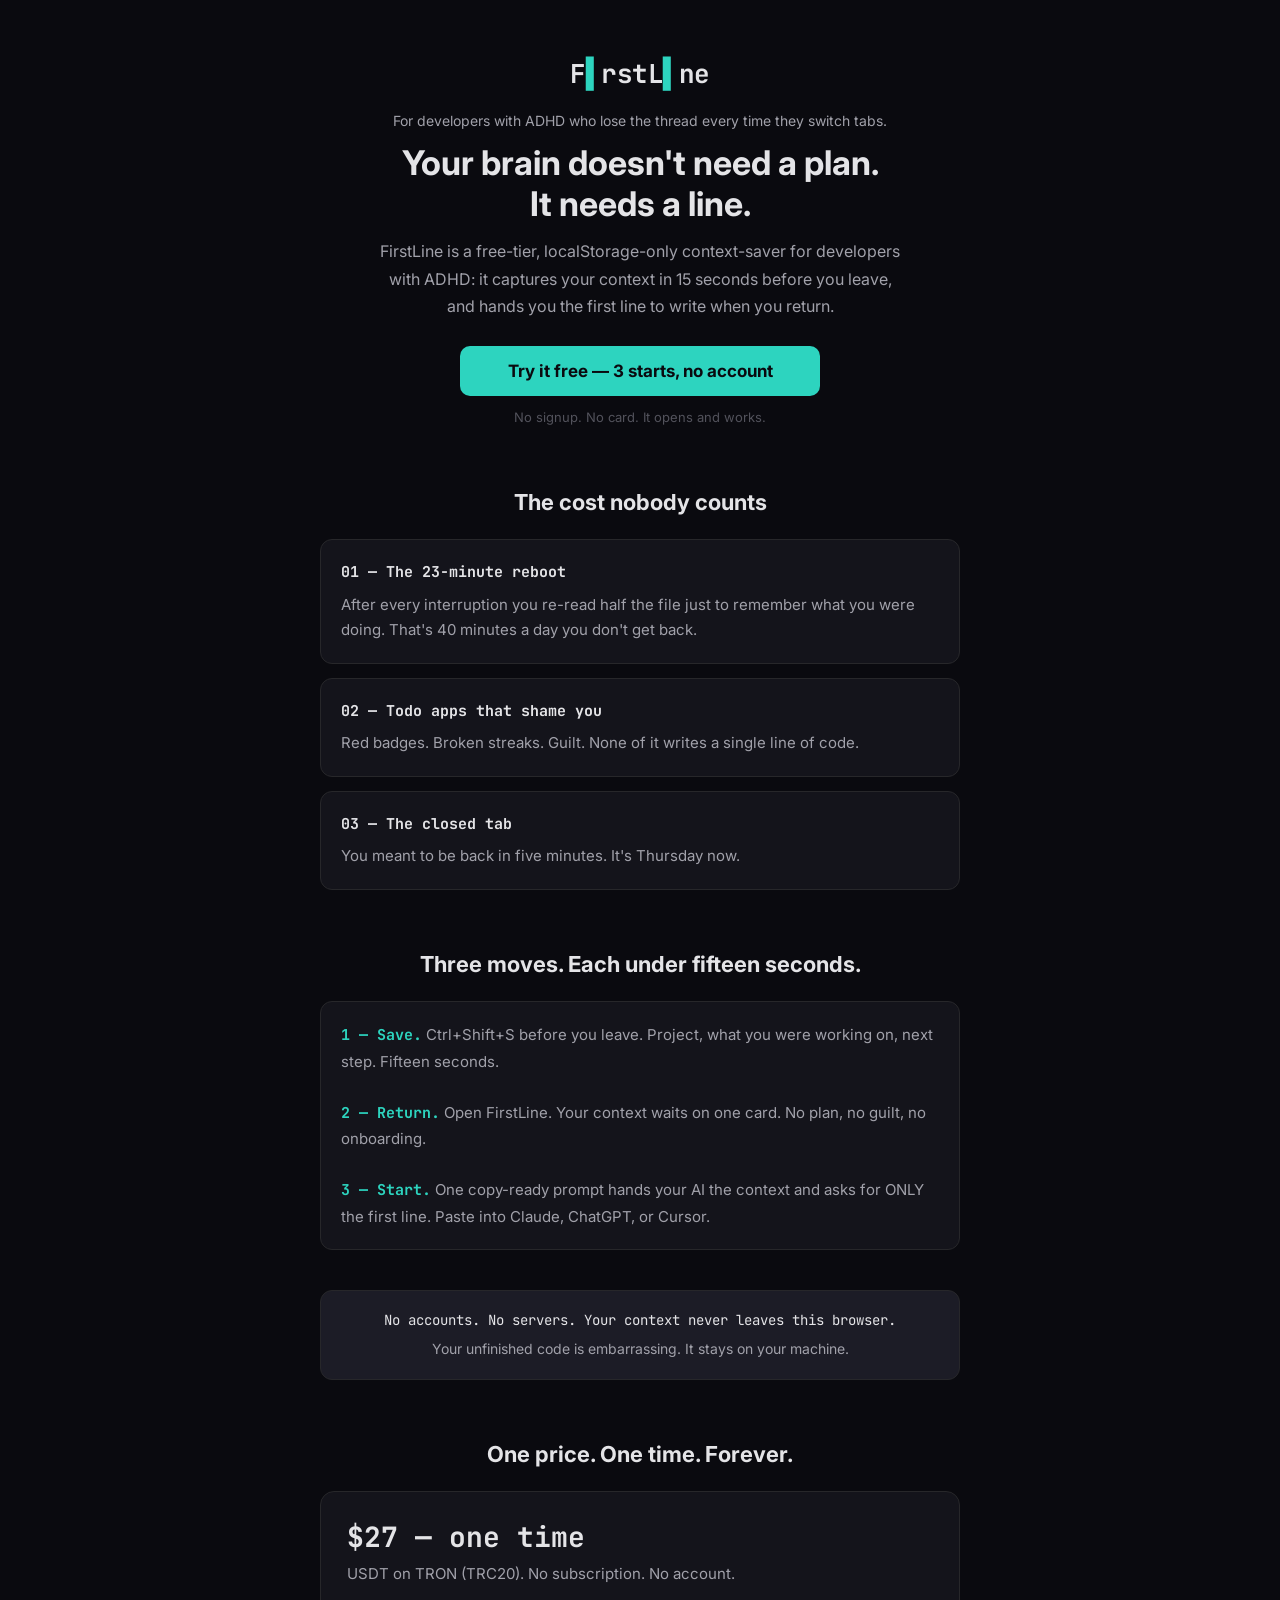
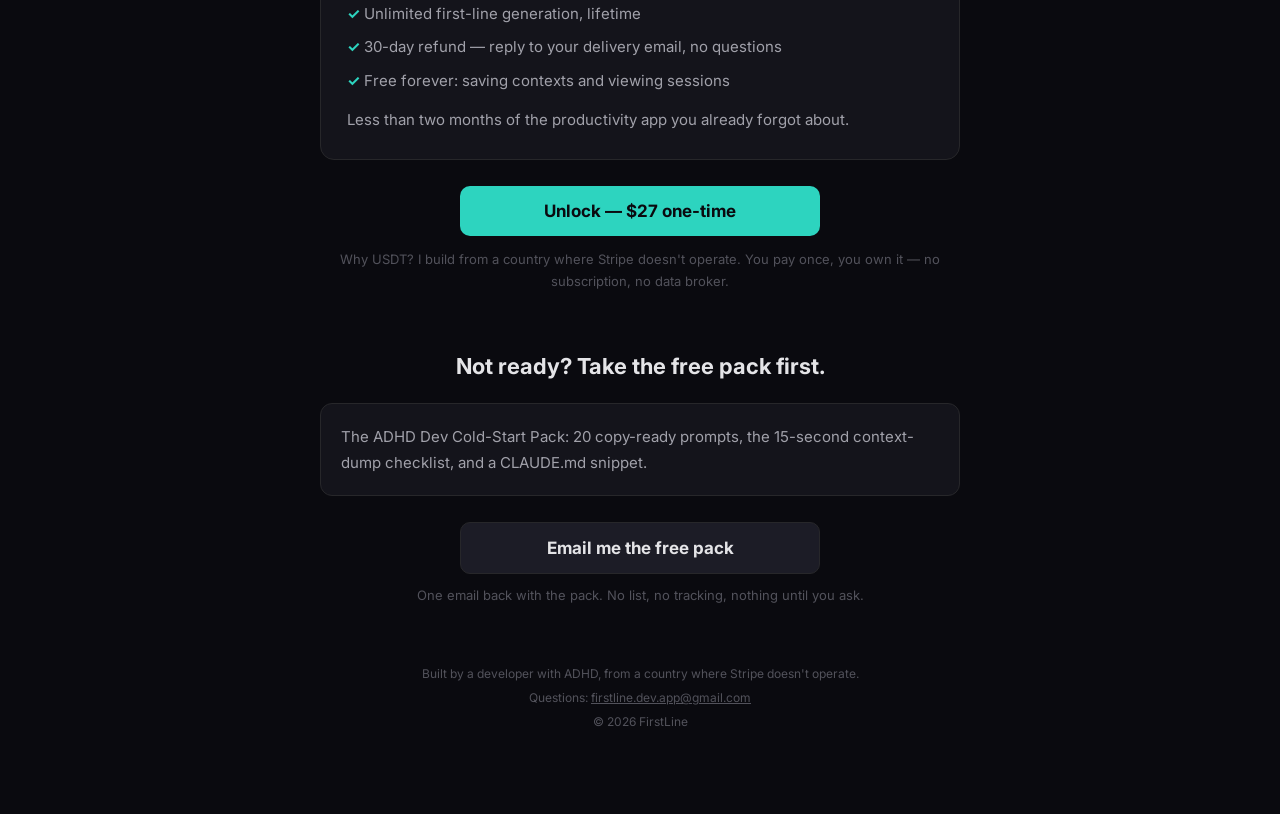
<file: docs/index.html>
<!doctype html>
<html lang="en">
<head>
<meta charset="utf-8">
<meta name="viewport" content="width=device-width, initial-scale=1">
<meta name="google" content="notranslate">
<title>FirstLine — resume your code with one line</title>
<meta name="description" content="Save what you were working on before you close the tab, then get one first line to restart. Built for developers with ADHD. No accounts, no servers.">
<meta property="og:title" content="FirstLine — resume your code with one line">
<meta property="og:description" content="FirstLine is a free-tier, localStorage-only context-saver for developers with ADHD: it captures your context in 15 seconds before you leave, and hands you the first line to write when you return.">
<meta property="og:type" content="website">
<link rel="preconnect" href="https://fonts.googleapis.com">
<link href="https://fonts.googleapis.com/css2?family=Inter:wght@400;600;700&family=JetBrains+Mono:wght@400;700&display=swap" rel="stylesheet">
<style>
:root{--bg:#0a0a0f;--card:#14141b;--card2:#1c1c26;--tx:#e4e4e7;--tx2:#a1a1aa;--tx3:#52525b;--ac:#2dd4bf;--ac2:#14b8a6;--bd:#27272a}
*{box-sizing:border-box;margin:0;padding:0}
body{background:var(--bg);color:var(--tx);font:400 16px/1.7 Inter,system-ui,sans-serif;-webkit-font-smoothing:antialiased}
.mono{font-family:"JetBrains Mono",ui-monospace,monospace}
.wrap{max-width:680px;margin:0 auto;padding:56px 20px 80px}
header{text-align:center;margin-bottom:48px}
.logo{font:700 26px "JetBrains Mono",monospace;letter-spacing:-.5px}
.logo i{font-style:normal;color:var(--ac);animation:blink 1.2s ease infinite}
@keyframes blink{0%,100%{opacity:1}50%{opacity:.25}}
@media (prefers-reduced-motion:reduce){.logo i{animation:none}}
.kicker{color:var(--tx2);font-size:14px;margin-top:18px}
h1{font-size:34px;line-height:1.2;margin:10px 0 14px;font-weight:700}
.sub{color:var(--tx2);font-size:16px;max-width:52ch;margin:0 auto}
.cta{display:block;width:100%;max-width:360px;margin:26px auto 10px;background:var(--ac);color:#0a0a0f;font:700 17px Inter,sans-serif;text-align:center;text-decoration:none;padding:15px 20px;border-radius:10px;min-height:50px}
.cta:hover{background:var(--ac2)}
.cta:focus-visible{outline:3px solid var(--ac);outline-offset:3px}
.ease{color:var(--tx3);font-size:13px;text-align:center}
h2{font-size:22px;text-align:center;margin:56px 0 18px;font-weight:700}
.card{background:var(--card);border:1px solid var(--bd);border-radius:12px;padding:20px;margin-bottom:14px;color:var(--tx2);font-size:15px}
.card b{display:block;color:var(--tx);font-family:"JetBrains Mono",monospace;font-size:15px;margin-bottom:6px}
.steps .n{color:var(--ac);font-family:"JetBrains Mono",monospace;font-weight:700}
.strip{background:var(--card2);border:1px solid var(--bd);border-radius:12px;padding:18px;text-align:center;color:var(--tx2);font-size:14px;margin:40px 0}
.strip .mono{display:block;color:var(--tx);margin-bottom:4px}
.price{background:var(--card);border:1px solid var(--bd);border-radius:14px;padding:26px;color:var(--tx2);font-size:15px}
.price .amt{display:block;font:700 28px "JetBrains Mono",monospace;color:var(--tx);margin-bottom:6px}
.price ul{list-style:none;margin:14px 0}
.price li{margin:8px 0}
.price li::before{content:"✓ ";color:var(--ac);font-weight:700}
.why{color:var(--tx3);font-size:13px;text-align:center;margin-top:12px}
footer{margin-top:56px;text-align:center;color:var(--tx3);font-size:12px;line-height:2}
footer a{color:var(--tx3)}
</style>
</head>
<body>
<div class="wrap">
<header>
<div class="logo">F<i>▌</i>rstL<i>▌</i>ne</div>
<p class="kicker">For developers with ADHD who lose the thread every time they switch tabs.</p>
<h1>Your brain doesn't need a plan.<br>It needs a line.</h1>
<p class="sub">FirstLine is a free-tier, localStorage-only context-saver for developers with ADHD: it captures your context in 15 seconds before you leave, and hands you the first line to write when you return.</p>
<a class="cta" href="https://firstline-dev.lovable.app" target="_blank" rel="noopener">Try it free — 3 starts, no account</a>
<p class="ease">No signup. No card. It opens and works.</p>
</header>
<h2>The cost nobody counts</h2>
<div class="card"><b>01 — The 23-minute reboot</b>After every interruption you re-read half the file just to remember what you were doing. That's 40 minutes a day you don't get back.</div>
<div class="card"><b>02 — Todo apps that shame you</b>Red badges. Broken streaks. Guilt. None of it writes a single line of code.</div>
<div class="card"><b>03 — The closed tab</b>You meant to be back in five minutes. It's Thursday now.</div>
<h2>Three moves. Each under fifteen seconds.</h2>
<div class="card steps"><span class="n">1 — Save.</span> Ctrl+Shift+S before you leave. Project, what you were working on, next step. Fifteen seconds.<br><br><span class="n">2 — Return.</span> Open FirstLine. Your context waits on one card. No plan, no guilt, no onboarding.<br><br><span class="n">3 — Start.</span> One copy-ready prompt hands your AI the context and asks for ONLY the first line. Paste into Claude, ChatGPT, or Cursor.</div>
<div class="strip"><span class="mono">No accounts. No servers. Your context never leaves this browser.</span>Your unfinished code is embarrassing. It stays on your machine.</div>
<h2>One price. One time. Forever.</h2>
<div class="price">
<span class="amt">$27 — one time</span>
USDT on TRON (TRC20). No subscription. No account.
<ul>
<li>Unlimited first-line generation, lifetime</li>
<li>30-day refund — reply to your delivery email, no questions</li>
<li>Free forever: saving contexts and viewing sessions</li>
</ul>
Less than two months of the productivity app you already forgot about.
</div>
<a class="cta" href="https://firstline-dev.lovable.app" target="_blank" rel="noopener">Unlock — $27 one-time</a>
<p class="why">Why USDT? I build from a country where Stripe doesn't operate. You pay once, you own it — no subscription, no data broker.</p>
<h2>Not ready? Take the free pack first.</h2>
<div class="card">The ADHD Dev Cold-Start Pack: 20 copy-ready prompts, the 15-second context-dump checklist, and a CLAUDE.md snippet.</div>
<a class="cta" style="background:var(--card2);color:var(--tx);border:1px solid var(--bd)" href="mailto:firstline.dev.app@gmail.com?subject=Send%20me%20the%20Cold-Start%20Pack">Email me the free pack</a>
<p class="ease">One email back with the pack. No list, no tracking, nothing until you ask.</p>
<footer>
Built by a developer with ADHD, from a country where Stripe doesn't operate.<br>
Questions: <a href="mailto:firstline.dev.app@gmail.com">firstline.dev.app@gmail.com</a><br>
© 2026 FirstLine
</footer>
</div>
</body>
</html>
</file>
